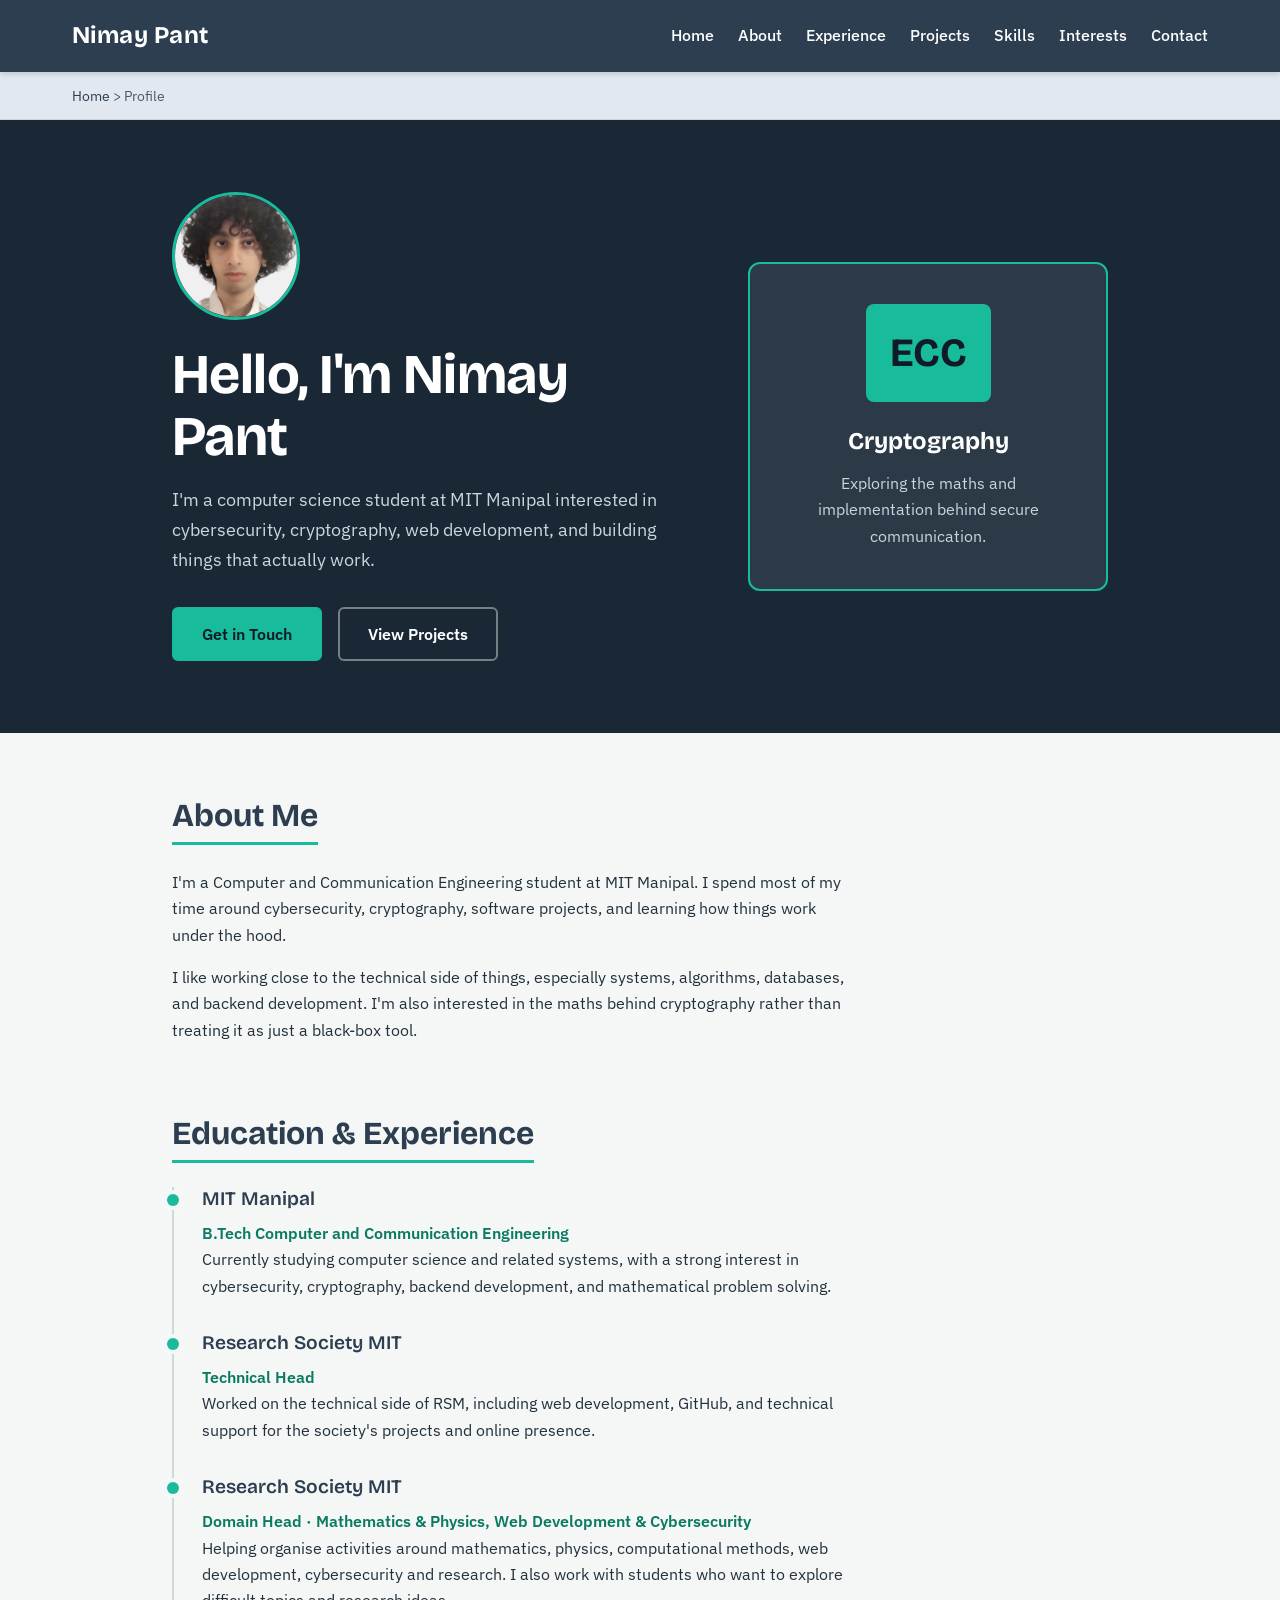
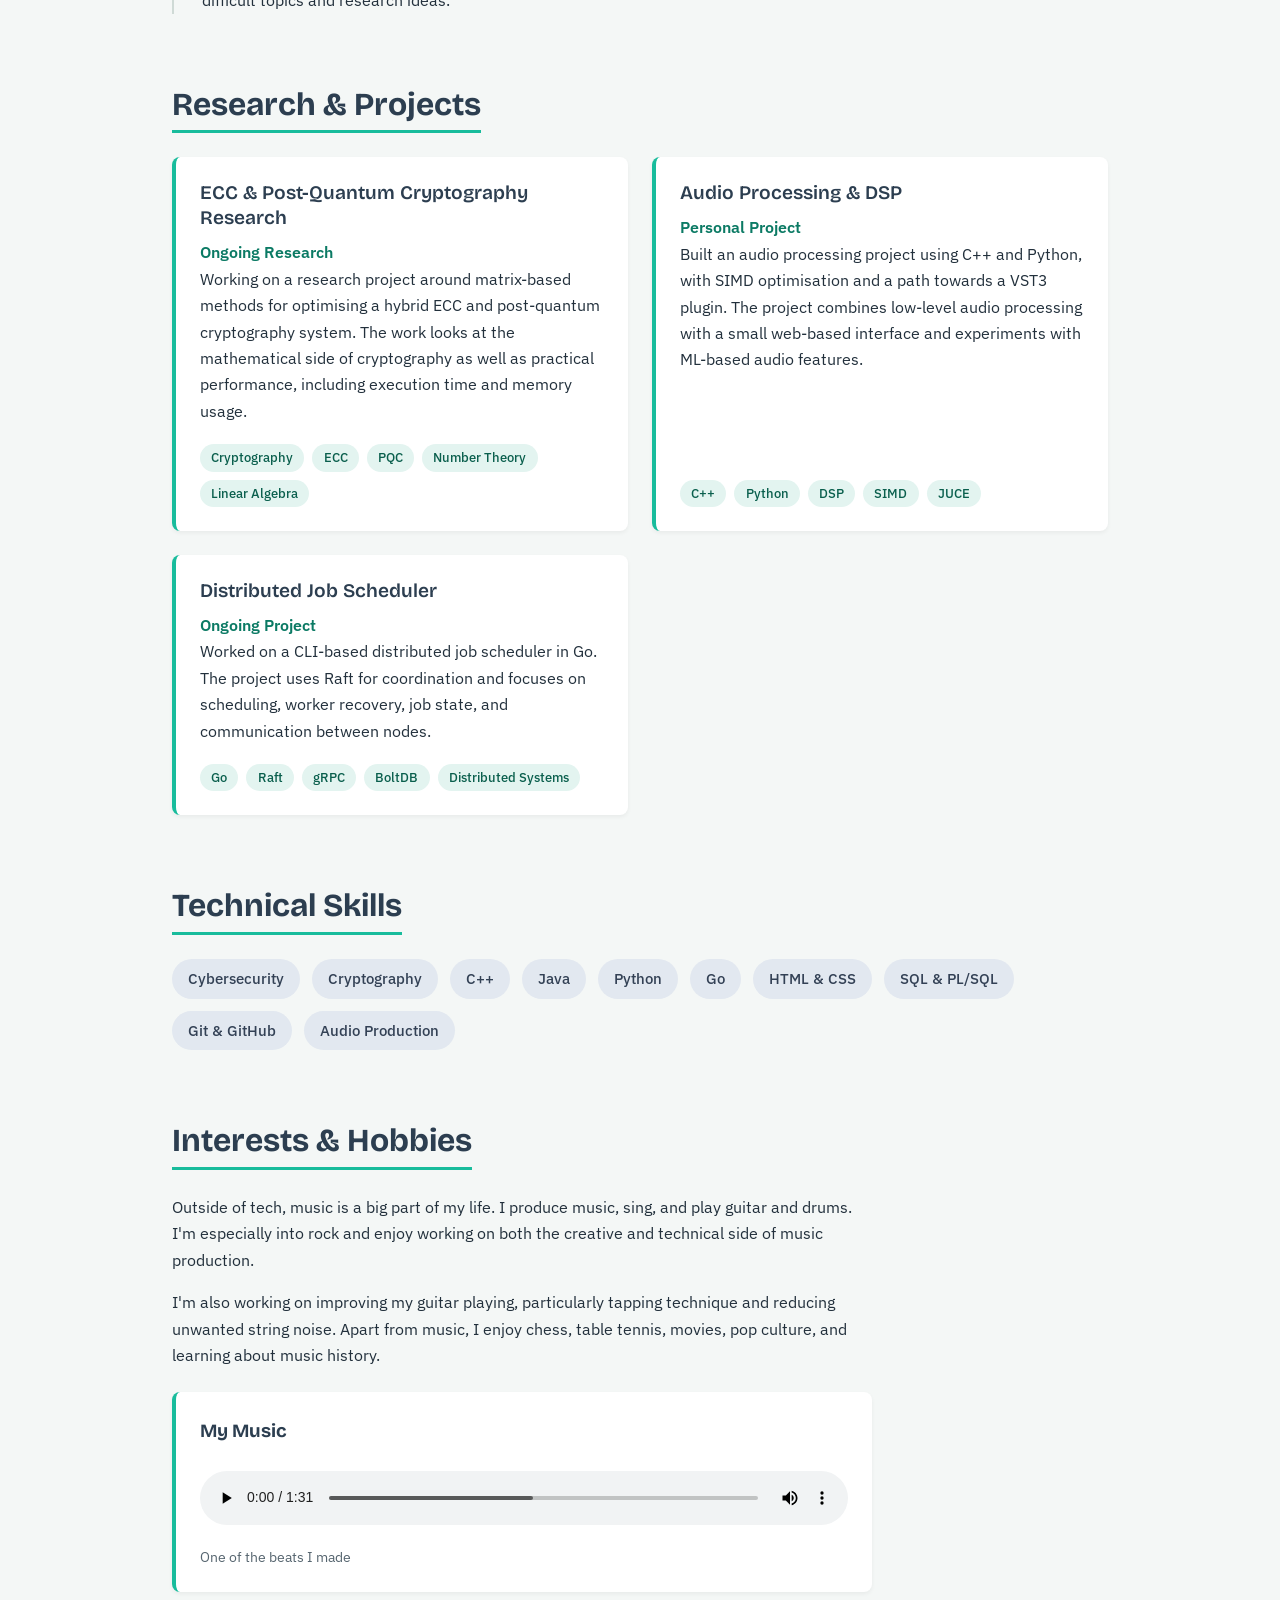
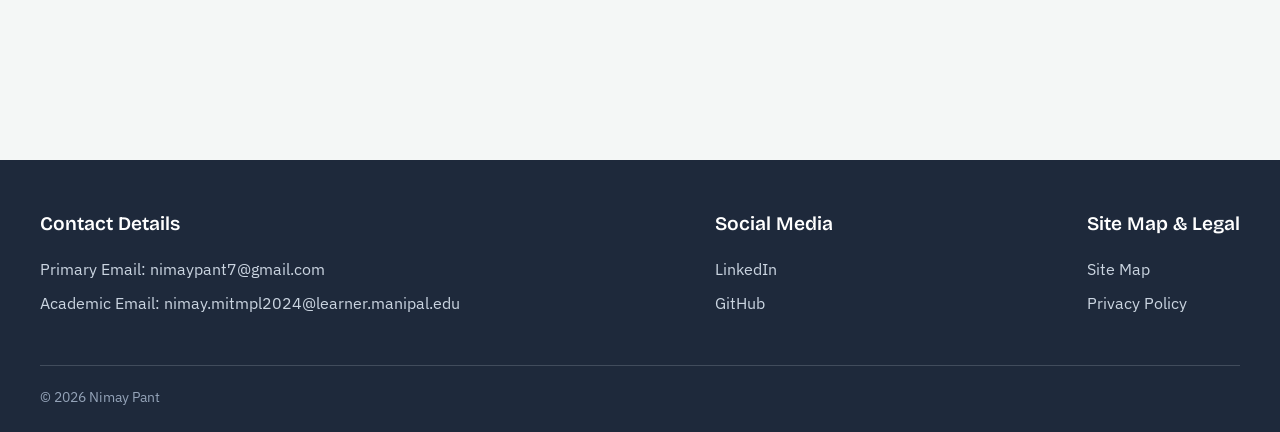
<file: index.html>
<!DOCTYPE html>
<html lang="en">
<head>
    <meta charset="UTF-8">
    <meta name="viewport" content="width=device-width, initial-scale=1.0">
    <meta name="description" content="Portfolio of Nimay Pant, a computer science student at MIT Manipal interested in cybersecurity, cryptography, web development and software projects.">
    <meta name="theme-color" content="#2c3e50">
    <title>Nimay Pant - Portfolio</title>

    <link rel="preconnect" href="https://fonts.googleapis.com">
    <link rel="preconnect" href="https://fonts.gstatic.com" crossorigin>
    <link href="https://fonts.googleapis.com/css2?family=Bricolage+Grotesque:opsz,wght@12..96,500..800&family=IBM+Plex+Sans:wght@400;500;600&display=swap" rel="stylesheet">

    <link rel="stylesheet" href="style.css">
</head>

<body>

<a class="skip-link" href="#about">Skip to content</a>

<header>
    <div class="nav-container">
        <div class="logo">Nimay Pant</div>

        <nav aria-label="Main">
            <ul>
                <li><a href="#home">Home</a></li>
                <li><a href="#about">About</a></li>
                <li><a href="#experience">Experience</a></li>
                <li><a href="#projects">Projects</a></li>
                <li><a href="#skills">Skills</a></li>
                <li><a href="#interests">Interests</a></li>
                <li><a href="#contact">Contact</a></li>
            </ul>
        </nav>
    </div>
</header>

<div class="breadcrumbs">
    <div class="breadcrumbs-container" aria-label="Breadcrumb">
        <a href="#home">Home</a> &gt;
        <span aria-current="page">Profile</span>
    </div>
</div>

<section id="home" class="hero">
    <div class="hero-inner">

        <div class="hero-text">
            <img src="nimay.png" alt="Nimay Pant" class="profile-img">

            <h1>Hello, I'm Nimay Pant</h1>

            <p class="intro">
                I'm a computer science student at MIT Manipal interested in
                cybersecurity, cryptography, web development, and building
                things that actually work.
            </p>

            <div class="hero-actions">
                <a href="#contact" class="btn">Get in Touch</a>
                <a href="#projects" class="btn btn-ghost">View Projects</a>
            </div>
        </div>

        <div class="hero-art">
            <div class="crypto-card">
                <div class="crypto-symbol">ECC</div>
                <h3>Cryptography</h3>
                <p>
                    Exploring the maths and implementation behind secure
                    communication.
                </p>
            </div>
        </div>

    </div>
</section>

<main id="main">

    <section id="about">
        <h2>About Me</h2>

        <p>
            I'm a Computer and Communication Engineering student at MIT
            Manipal. I spend most of my time around cybersecurity,
            cryptography, software projects, and learning how things work
            under the hood.
        </p>

        <p>
            I like working close to the technical side of things, especially
            systems, algorithms, databases, and backend development. I'm also
            interested in the maths behind cryptography rather than treating
            it as just a black-box tool.
        </p>
    </section>

    <section id="experience">
        <h2>Education &amp; Experience</h2>

        <div class="timeline">

            <div class="card">
                <h3>MIT Manipal</h3>

                <p>
                    <strong>
                        B.Tech Computer and Communication Engineering
                    </strong>
                    <br>
                    Currently studying computer science and related systems,
                    with a strong interest in cybersecurity, cryptography,
                    backend development, and mathematical problem solving.
                </p>
            </div>

            <div class="card">
                <h3>Research Society MIT</h3>

                <p>
                    <strong>
                        Technical Head 
                    </strong>
                    <br>
                    Worked on the technical side of RSM, including web
                    development, GitHub, and technical support for the
                    society's projects and online presence.
                </p>
            </div>

            <div class="card">
                <h3>Research Society MIT</h3>

                <p>
                    <strong>
                        Domain Head · Mathematics &amp; Physics, Web Development &amp; Cybersecurity
                    </strong>
                    <br>
                    Helping organise activities around mathematics, physics,
                    computational methods, web development, cybersecurity and research. I also work with
                    students who want to explore difficult topics and research
                    ideas.
                </p>
            </div>

        </div>
    </section>

    <section id="projects">
        <h2>Research &amp; Projects</h2>

        <div class="project-grid">

            <div class="card">
                <h3>ECC &amp; Post-Quantum Cryptography Research</h3>

                <p>
                    <strong>Ongoing Research</strong>
                    <br>
                    Working on a research project around matrix-based methods
                    for optimising a hybrid ECC and post-quantum cryptography
                    system. The work looks at the mathematical side of
                    cryptography as well as practical performance, including
                    execution time and memory usage.
                </p>

                <ul class="tags" aria-label="Topics">
                    <li>Cryptography</li>
                    <li>ECC</li>
                    <li>PQC</li>
                    <li>Number Theory</li>
                    <li>Linear Algebra</li>
                </ul>
            </div>

            <div class="card">
                <h3>Audio Processing &amp; DSP</h3>

                <p>
                    <strong>Personal Project</strong>
                    <br>
                    Built an audio processing project using C++ and Python,
                    with SIMD optimisation and a path towards a VST3 plugin.
                    The project combines low-level audio processing with a
                    small web-based interface and experiments with ML-based
                    audio features.
                </p>

                <ul class="tags" aria-label="Tools and topics">
                    <li>C++</li>
                    <li>Python</li>
                    <li>DSP</li>
                    <li>SIMD</li>
                    <li>JUCE</li>
                </ul>
            </div>

            <div class="card">
                <h3>Distributed Job Scheduler</h3>

                <p>
                    <strong>Ongoing Project</strong>
                    <br>
                    Worked on a CLI-based distributed job scheduler in Go.
                    The project uses Raft for coordination and focuses on
                    scheduling, worker recovery, job state, and communication
                    between nodes.
                </p>

                <ul class="tags" aria-label="Tools and topics">
                    <li>Go</li>
                    <li>Raft</li>
                    <li>gRPC</li>
                    <li>BoltDB</li>
                    <li>Distributed Systems</li>
                </ul>
            </div>

        </div>
    </section>

    <section id="skills">
        <h2>Technical Skills</h2>

        <div class="skills-grid">
            <span class="skill-tag">Cybersecurity</span>
            <span class="skill-tag">Cryptography</span>
            <span class="skill-tag">C++</span>
            <span class="skill-tag">Java</span>
            <span class="skill-tag">Python</span>
            <span class="skill-tag">Go</span>
            <span class="skill-tag">HTML &amp; CSS</span>
            <span class="skill-tag">SQL &amp; PL/SQL</span>
            <span class="skill-tag">Git &amp; GitHub</span>
            <span class="skill-tag">Audio Production</span>
        </div>
    </section>

    <section id="interests">
        <h2>Interests &amp; Hobbies</h2>

        <p>
            Outside of tech, music is a big part of my life. I produce music,
            sing, and play guitar and drums. I'm especially into rock and enjoy
            working on both the creative and technical side of music production.
        </p>

        <p>
            I'm also working on improving my guitar playing, particularly
            tapping technique and reducing unwanted string noise. Apart from
            music, I enjoy chess, table tennis, movies, pop culture, and
            learning about music history.
        </p>

        <div class="music-card">
            <h3>My Music</h3>

            <audio controls>
                <source src="badhiya.mp3" type="audio/mpeg">
                Your browser does not support the audio element.
            </audio>

            <p class="music-note">
                One of the beats I made
            </p>
        </div>
    </section>

</main>

<footer id="contact">

    <div class="footer-content">

        <div class="footer-section">
            <h4>Contact Details</h4>

            <p>
                Primary Email:
                <a href="mailto:nimaypant7@gmail.com">
                    nimaypant7@gmail.com
                </a>
            </p>

            <p>
                Academic Email:
                <a href="mailto:nimay.mitmpl2024@learner.manipal.edu">
                    nimay.mitmpl2024@learner.manipal.edu
                </a>
            </p>
        </div>

        <div class="footer-section">
            <h4>Social Media</h4>

            <ul>
                <li>
                    <a href="https://www.linkedin.com/in/nimay-pant-1b034831a/?isSelfProfile=true"
                       target="_blank"
                       rel="noopener noreferrer">
                        LinkedIn
                    </a>
                </li>

                <li>
                    <a href="https://github.com/NimayPant"
                       target="_blank"
                       rel="noopener noreferrer">
                        GitHub
                    </a>
                </li>
            </ul>
        </div>

        <div class="footer-section">
            <h4>Site Map &amp; Legal</h4>

            <ul>
                <li>
                    <a href="sitemap.html">
                        Site Map
                    </a>
                </li>

                <li>
                    <a href="privacy.html">
                        Privacy Policy
                    </a>
                </li>
            </ul>
        </div>

    </div>

    <p class="footer-bottom">
        &copy; 2026 Nimay Pant
    </p>

</footer>

</body>
</html>
</file>
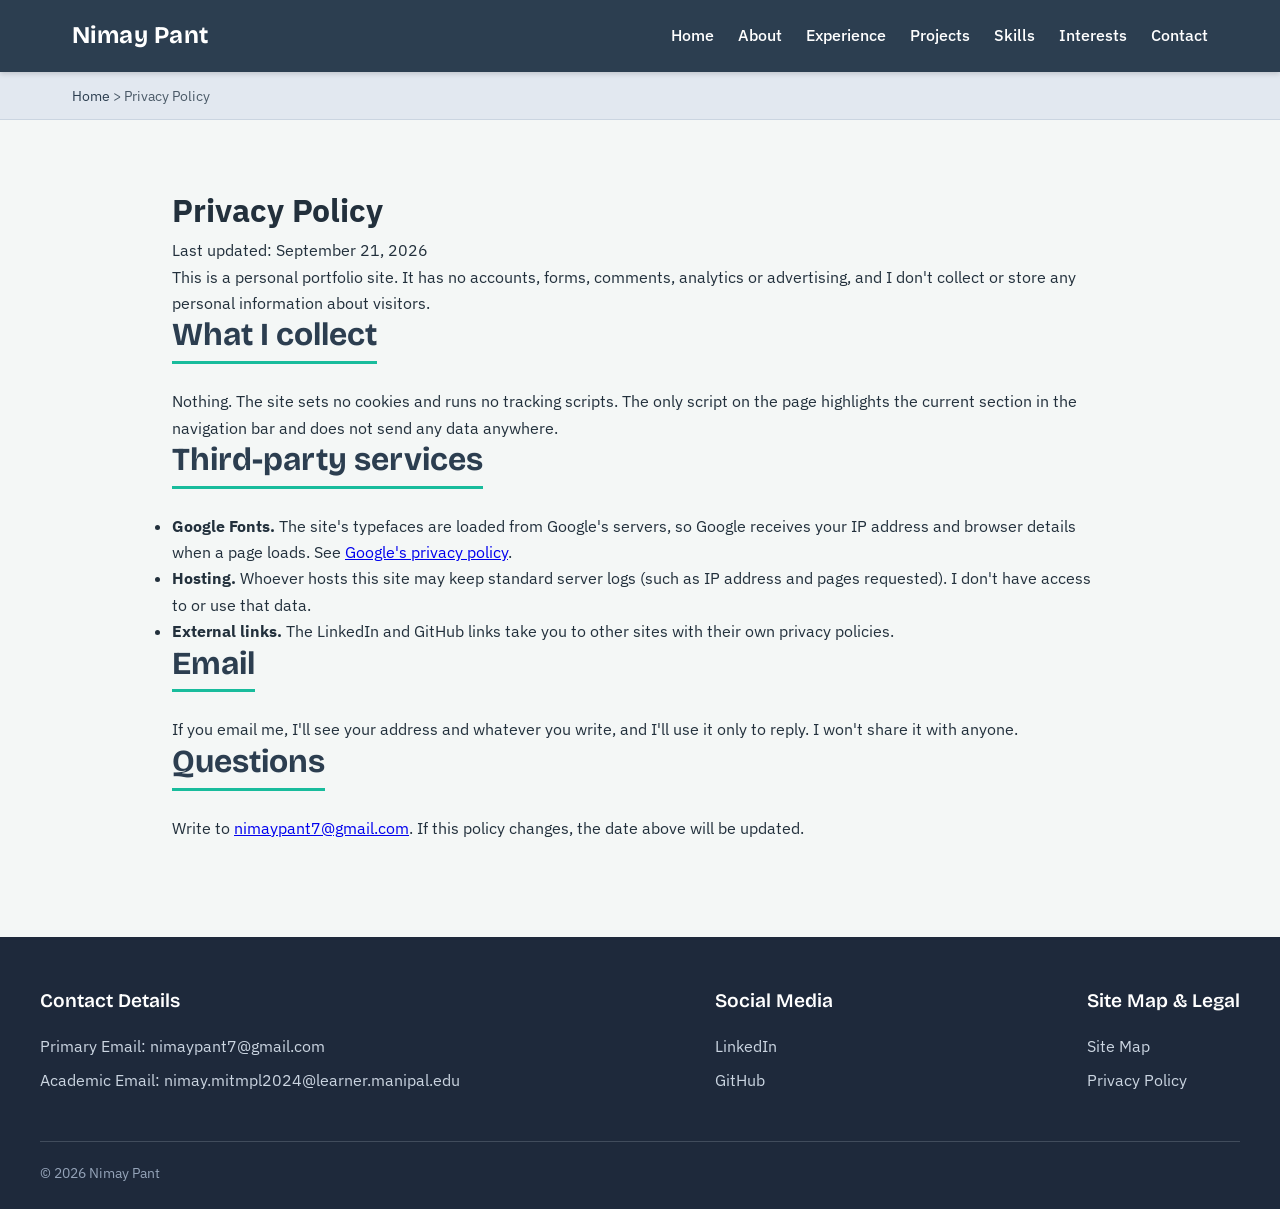
<file: privacy.html>
<!DOCTYPE html>
<html lang="en">
<head>
<meta charset="UTF-8">
<meta name="viewport" content="width=device-width, initial-scale=1.0">
<meta name="description" content="How this portfolio site handles visitor data.">
<meta name="theme-color" content="#2c3e50">
<title>Privacy Policy - Nimay Pant</title>

<link rel="preconnect" href="https://fonts.googleapis.com">
<link rel="preconnect" href="https://fonts.gstatic.com" crossorigin>
<link href="https://fonts.googleapis.com/css2?family=Bricolage+Grotesque:opsz,wght@12..96,500..800&family=IBM+Plex+Sans:wght@400;500;600&display=swap" rel="stylesheet">
<link rel="stylesheet" href="style.css">
</head>
<body>

<a class="skip-link" href="#content">Skip to content</a>

<header>
    <div class="nav-container">
        <div class="logo">Nimay Pant</div>

        <nav aria-label="Main">
            <ul>
                <li><a href="index.html#home">Home</a></li>
                <li><a href="index.html#about">About</a></li>
                <li><a href="index.html#experience">Experience</a></li>
                <li><a href="index.html#projects">Projects</a></li>
                <li><a href="index.html#skills">Skills</a></li>
                <li><a href="index.html#interests">Interests</a></li>
                <li><a href="index.html#contact">Contact</a></li>
            </ul>
        </nav>
    </div>
</header>

<div class="breadcrumbs">
    <div class="breadcrumbs-container" aria-label="Breadcrumb">
        <a href="index.html#home">Home</a> &gt; <span aria-current="page">Privacy Policy</span>
    </div>
</div>

<main id="content" class="doc">
    <h1>Privacy Policy</h1>
    <p class="meta">Last updated: September 21, 2026</p>

    <p>This is a personal portfolio site. It has no accounts, forms, comments, analytics or advertising, and I don't collect or store any personal information about visitors.</p>

    <h2>What I collect</h2>
    <p>Nothing. The site sets no cookies and runs no tracking scripts. The only script on the page highlights the current section in the navigation bar and does not send any data anywhere.</p>

    <h2>Third-party services</h2>
    <ul>
        <li><strong>Google Fonts.</strong> The site's typefaces are loaded from Google's servers, so Google receives your IP address and browser details when a page loads. See <a href="https://policies.google.com/privacy" target="_blank" rel="noopener noreferrer">Google's privacy policy</a>.</li>
        <li><strong>Hosting.</strong> Whoever hosts this site may keep standard server logs (such as IP address and pages requested). I don't have access to or use that data.</li>
        <li><strong>External links.</strong> The LinkedIn and GitHub links take you to other sites with their own privacy policies.</li>
    </ul>

    <h2>Email</h2>
    <p>If you email me, I'll see your address and whatever you write, and I'll use it only to reply. I won't share it with anyone.</p>

    <h2>Questions</h2>
    <p>Write to <a href="mailto:nimaypant7@gmail.com">nimaypant7@gmail.com</a>. If this policy changes, the date above will be updated.</p>
</main>

<footer id="contact">
    <div class="footer-content">
        <div class="footer-section">
            <h4>Contact Details</h4>
            <p>Primary Email: <a href="mailto:nimaypant7@gmail.com">nimaypant7@gmail.com</a></p>
            <p>Academic Email: <a href="mailto:nimay.mitmpl2024@learner.manipal.edu">nimay.mitmpl2024@learner.manipal.edu</a></p>
        </div>
        <div class="footer-section">
            <h4>Social Media</h4>
            <ul>
                <li><a href="https://linkedin.com/in/nimay-pant" target="_blank" rel="noopener noreferrer">LinkedIn</a></li>
                <li><a href="https://github.com/NimayPant" target="_blank" rel="noopener noreferrer">GitHub</a></li>
            </ul>
        </div>
        <div class="footer-section">
            <h4>Site Map &amp; Legal</h4>
            <ul>
                <li><a href="sitemap.html">Site Map</a></li>
                <li><a href="privacy.html">Privacy Policy</a></li>
            </ul>
        </div>
    </div>
    <p class="footer-bottom">&copy; 2026 Nimay Pant</p>
</footer>

</body>
</html>
</file>
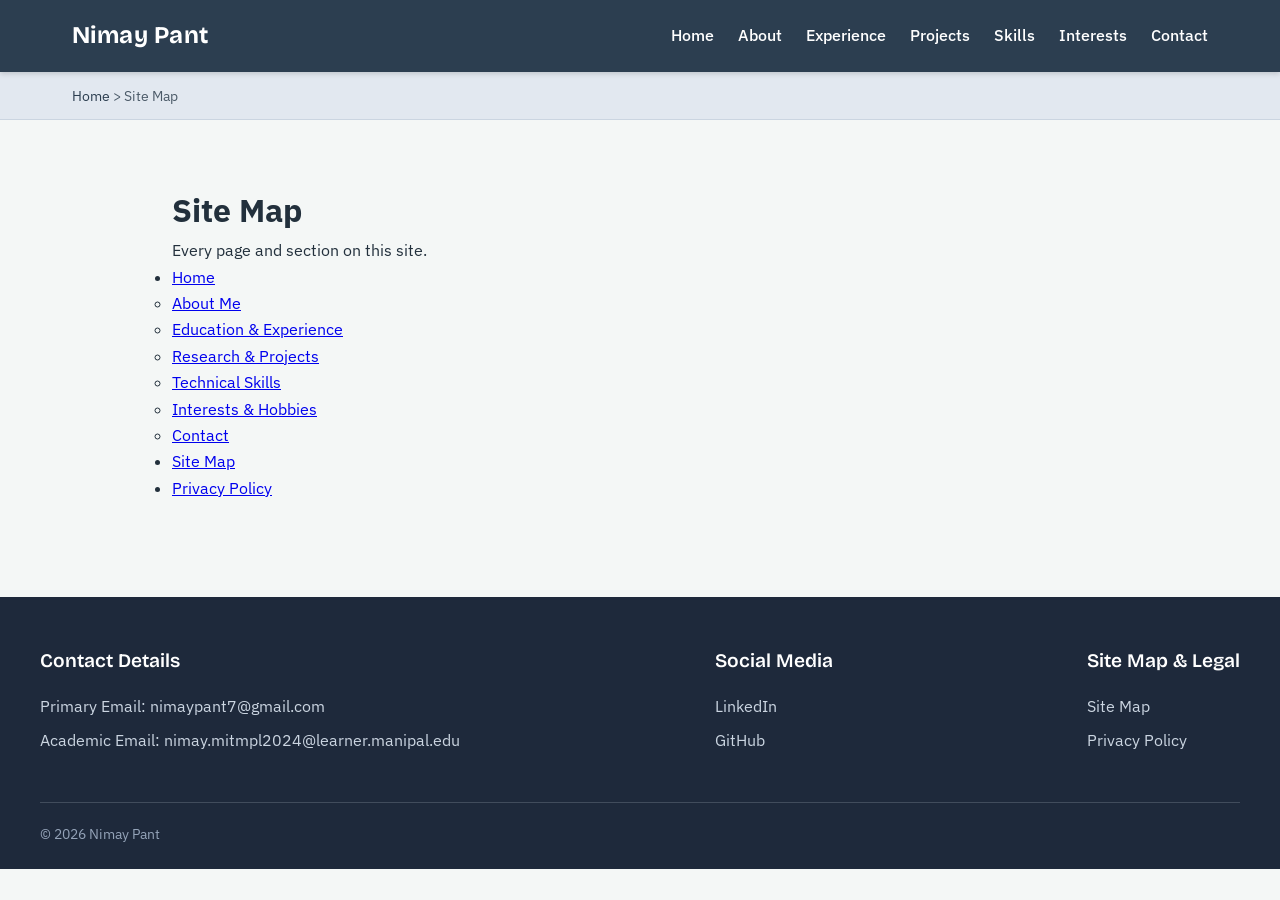
<file: sitemap.html>
<!DOCTYPE html>
<html lang="en">
<head>
<meta charset="UTF-8">
<meta name="viewport" content="width=device-width, initial-scale=1.0">
<meta name="description" content="All pages and sections of Nimay Pant's portfolio.">
<meta name="theme-color" content="#2c3e50">
<title>Site Map - Nimay Pant</title>

<link rel="preconnect" href="https://fonts.googleapis.com">
<link rel="preconnect" href="https://fonts.gstatic.com" crossorigin>
<link href="https://fonts.googleapis.com/css2?family=Bricolage+Grotesque:opsz,wght@12..96,500..800&family=IBM+Plex+Sans:wght@400;500;600&display=swap" rel="stylesheet">
<link rel="stylesheet" href="style.css">
</head>
<body>

<a class="skip-link" href="#content">Skip to content</a>

<header>
    <div class="nav-container">
        <div class="logo">Nimay Pant</div>

        <nav aria-label="Main">
            <ul>
                <li><a href="index.html#home">Home</a></li>
                <li><a href="index.html#about">About</a></li>
                <li><a href="index.html#experience">Experience</a></li>
                <li><a href="index.html#projects">Projects</a></li>
                <li><a href="index.html#skills">Skills</a></li>
                <li><a href="index.html#interests">Interests</a></li>
                <li><a href="index.html#contact">Contact</a></li>
            </ul>
        </nav>
    </div>
</header>

<div class="breadcrumbs">
    <div class="breadcrumbs-container" aria-label="Breadcrumb">
        <a href="index.html#home">Home</a> &gt; <span aria-current="page">Site Map</span>
    </div>
</div>

<main id="content" class="doc">
    <h1>Site Map</h1>
    <p class="meta">Every page and section on this site.</p>

    <ul class="sitemap">
        <li><a href="index.html#home">Home</a>
            <ul>
                <li><a href="index.html#about">About Me</a></li>
                <li><a href="index.html#experience">Education &amp; Experience</a></li>
                <li><a href="index.html#projects">Research &amp; Projects</a></li>
                <li><a href="index.html#skills">Technical Skills</a></li>
                <li><a href="index.html#interests">Interests &amp; Hobbies</a></li>
                <li><a href="index.html#contact">Contact</a></li>
            </ul>
        </li>
        <li><a href="sitemap.html">Site Map</a></li>
        <li><a href="privacy.html">Privacy Policy</a></li>
    </ul>
</main>

<footer id="contact">
    <div class="footer-content">
        <div class="footer-section">
            <h4>Contact Details</h4>
            <p>Primary Email: <a href="mailto:nimaypant7@gmail.com">nimaypant7@gmail.com</a></p>
            <p>Academic Email: <a href="mailto:nimay.mitmpl2024@learner.manipal.edu">nimay.mitmpl2024@learner.manipal.edu</a></p>
        </div>
        <div class="footer-section">
            <h4>Social Media</h4>
            <ul>
                <li><a href="https://linkedin.com/in/nimay-pant" target="_blank" rel="noopener noreferrer">LinkedIn</a></li>
                <li><a href="https://github.com/NimayPant" target="_blank" rel="noopener noreferrer">GitHub</a></li>
            </ul>
        </div>
        <div class="footer-section">
            <h4>Site Map &amp; Legal</h4>
            <ul>
                <li><a href="sitemap.html">Site Map</a></li>
                <li><a href="privacy.html">Privacy Policy</a></li>
            </ul>
        </div>
    </div>
    <p class="footer-bottom">&copy; 2026 Nimay Pant</p>
</footer>

</body>
</html>
</file>
<file: style.css>
:root {
    --ink: #22303c;
    --muted: #56656f;
    --slate: #2c3e50;
    --slate-deep: #1a2836;
    --footer: #1e293b;
    --teal: #18bc9c;
    --teal-text: #0b7a64;
    --teal-tint: #e3f4f0;
    --teal-tint-text: #0a5f4d;
    --bg: #f4f7f6;
    --surface: #ffffff;
    --line: #cfdad6;
    --chip: #e2e8f0;

    --font-body:
        'IBM Plex Sans',
        'Segoe UI',
        Tahoma,
        Geneva,
        Verdana,
        sans-serif;

    --font-display:
        'Bricolage Grotesque',
        'IBM Plex Sans',
        'Segoe UI',
        sans-serif;
}

* {
    margin: 0;
    padding: 0;
    box-sizing: border-box;
}

html {
    scroll-behavior: smooth;
    scroll-padding-top: 5.5rem;
}

body {
    background-color: var(--bg);
    color: var(--ink);
    font-family: var(--font-body);
    line-height: 1.65;
    -webkit-font-smoothing: antialiased;
}

::selection {
    background: var(--teal);
    color: #0f1c27;
}

:focus-visible {
    outline: 3px solid var(--teal-text);
    outline-offset: 3px;
    border-radius: 2px;
}

.skip-link {
    position: absolute;
    left: 1rem;
    top: -4rem;
    background: var(--teal);
    color: #0f1c27;
    padding: 0.6rem 1rem;
    font-weight: 600;
    border-radius: 0 0 6px 6px;
    text-decoration: none;
    z-index: 2000;
}

.skip-link:focus {
    top: 0;
}

header {
    background-color: var(--slate);
    color: #fff;
    position: sticky;
    top: 0;
    z-index: 1000;
    box-shadow: 0 2px 5px rgba(0, 0, 0, 0.15);
}

.nav-container {
    max-width: 1200px;
    margin: 0 auto;
    padding: 1rem 2rem;
    display: flex;
    justify-content: space-between;
    align-items: center;
    flex-wrap: wrap;
    gap: 1rem;
}

.logo {
    font-family: var(--font-display);
    font-size: 1.5rem;
    font-weight: 700;
    letter-spacing: 0.02em;
}

nav ul {
    list-style: none;
    display: flex;
    gap: 1.5rem;
}

nav a {
    display: block;
    color: #fff;
    text-decoration: none;
    font-weight: 500;
    padding: 0.25rem 0;
    border-bottom: 2px solid transparent;
    transition: color 0.2s, border-color 0.2s;
}

nav a:hover {
    color: var(--teal);
}

.breadcrumbs {
    background-color: #e2e8f0;
    padding: 0.75rem 0;
    border-bottom: 1px solid #cbd5e1;
}

.breadcrumbs-container {
    max-width: 1200px;
    margin: 0 auto;
    padding: 0 2rem;
    font-size: 0.9rem;
    color: #4b5a68;
}

.breadcrumbs a {
    color: var(--slate);
    text-decoration: none;
}

.breadcrumbs a:hover {
    text-decoration: underline;
}

.hero {
    background-color: var(--slate-deep);
    color: #fff;
    padding: 4.5rem 0;
    margin-bottom: 0;
    overflow: hidden;
}

.hero-inner {
    max-width: 1000px;
    margin: 0 auto;
    padding: 0 2rem;
    display: grid;
    grid-template-columns: minmax(0, 1.1fr) minmax(0, 0.9fr);
    gap: 3rem;
    align-items: center;
}

.profile-img {
    display: block;
    width: 128px;
    height: 128px;
    border-radius: 50%;
    object-fit: cover;
    margin-bottom: 1.5rem;
    border: 3px solid var(--teal);
}

.hero h1 {
    font-family: var(--font-display);
    font-size: clamp(2.25rem, 5vw, 3.5rem);
    font-weight: 700;
    line-height: 1.1;
    letter-spacing: -0.01em;
    margin-bottom: 1rem;
    color: #fff;
}

.hero .intro {
    font-size: 1.15rem;
    color: #c9d6df;
    margin-bottom: 2rem;
    max-width: 34rem;
}

.hero-actions {
    display: flex;
    flex-wrap: wrap;
    gap: 1rem;
}

.btn {
    display: inline-block;
    background-color: var(--teal);
    color: #0f1c27;
    padding: 0.75rem 1.75rem;
    text-decoration: none;
    border: 2px solid var(--teal);
    border-radius: 6px;
    font-weight: 600;
    transition: background-color 0.2s, border-color 0.2s, transform 0.2s;
}

.btn:hover {
    background-color: #3fd0b3;
    border-color: #3fd0b3;
    transform: translateY(-2px);
}

.btn-ghost {
    background-color: transparent;
    color: #fff;
    border-color: rgba(255, 255, 255, 0.4);
}

.btn-ghost:hover {
    background-color: transparent;
    border-color: var(--teal);
    color: var(--teal);
}

.crypto-card {
    background: rgba(255, 255, 255, 0.08);
    border: 2px solid var(--teal);
    border-radius: 12px;
    padding: 2.5rem;
    max-width: 360px;
    margin-left: auto;
    text-align: center;
}

.crypto-symbol {
    display: inline-block;
    background: var(--teal);
    color: #0f1c27;
    font-family: var(--font-display);
    font-size: 2.5rem;
    font-weight: 700;
    padding: 1rem 1.5rem;
    border-radius: 8px;
    margin-bottom: 1.25rem;
}

.crypto-card h3 {
    font-family: var(--font-display);
    font-size: 1.5rem;
    margin-bottom: 0.5rem;
}

.crypto-card p {
    color: #c9d6df;
}

main {
    max-width: 1000px;
    margin: 0 auto;
    padding: 4rem 2rem 2rem;
}

section {
    margin-bottom: 4.5rem;
}

h2 {
    font-family: var(--font-display);
    font-size: clamp(1.6rem, 3vw, 2rem);
    font-weight: 700;
    line-height: 1.2;
    margin-bottom: 1.5rem;
    color: var(--slate);
    border-bottom: 3px solid var(--teal);
    display: inline-block;
    padding-bottom: 0.4rem;
}

#about p,
#interests p {
    max-width: 68ch;
}

#about p + p,
#interests p + p {
    margin-top: 1rem;
}

.card {
    background: var(--surface);
    padding: 1.5rem;
    border-radius: 8px;
    box-shadow: 0 2px 4px rgba(0, 0, 0, 0.05);
    margin-bottom: 1.5rem;
    border-left: 4px solid var(--teal);
}

.card h3 {
    font-family: var(--font-display);
    font-size: 1.2rem;
    font-weight: 600;
    line-height: 1.3;
    margin-bottom: 0.5rem;
    color: var(--slate);
}

.card strong {
    color: var(--teal-text);
    font-weight: 600;
}

.timeline {
    position: relative;
    padding-left: 1.75rem;
    border-left: 2px solid var(--line);
    max-width: 68ch;
}

.timeline .card {
    position: relative;
    background: none;
    box-shadow: none;
    border-left: 0;
    border-radius: 0;
    padding: 0 0 2rem;
    margin-bottom: 0;
}

.timeline .card:last-child {
    padding-bottom: 0;
}

.timeline .card::before {
    content: "";
    position: absolute;
    left: calc(-1.75rem - 7px);
    top: 0.45rem;
    width: 12px;
    height: 12px;
    border-radius: 50%;
    background: var(--teal);
    box-shadow: 0 0 0 4px var(--bg);
}

.project-grid {
    display: grid;
    grid-template-columns: repeat(auto-fit, minmax(min(100%, 300px), 1fr));
    gap: 1.5rem;
}

.project-grid .card {
    margin-bottom: 0;
    display: flex;
    flex-direction: column;
}

.tags {
    list-style: none;
    display: flex;
    flex-wrap: wrap;
    gap: 0.5rem;
    margin-top: auto;
    padding-top: 1.25rem;
}

.tags li {
    background: var(--teal-tint);
    color: var(--teal-tint-text);
    font-size: 0.8rem;
    font-weight: 500;
    padding: 0.2rem 0.7rem;
    border-radius: 999px;
}

.skills-grid {
    display: flex;
    flex-wrap: wrap;
    gap: 0.75rem;
}

.skill-tag {
    background-color: var(--chip);
    color: #334155;
    padding: 0.45rem 1rem;
    border-radius: 20px;
    font-weight: 500;
    font-size: 0.95rem;
}

.music-card {
    background: var(--surface);
    padding: 1.5rem;
    border-radius: 8px;
    border-left: 4px solid var(--teal);
    box-shadow: 0 2px 4px rgba(0, 0, 0, 0.05);
    max-width: 700px;
    margin-top: 1.5rem;
}

.music-card h3 {
    font-family: var(--font-display);
    color: var(--slate);
    margin-bottom: 0.5rem;
}

.music-card audio {
    width: 100%;
    margin-top: 1rem;
}

.music-note {
    margin-top: 0.75rem;
    font-size: 0.9rem;
    color: var(--muted);
}

footer {
    background-color: var(--footer);
    color: #cbd5e1;
    padding: 3rem 2rem 1.5rem;
    margin-top: 4rem;
}

.footer-content {
    max-width: 1200px;
    margin: 0 auto;
    display: flex;
    justify-content: space-between;
    flex-wrap: wrap;
    gap: 2rem;
}

.footer-section h4 {
    font-family: var(--font-display);
    color: #fff;
    margin-bottom: 1rem;
    font-size: 1.2rem;
    font-weight: 600;
}

.footer-section ul {
    list-style: none;
}

.footer-section ul li {
    margin-bottom: 0.5rem;
}

.footer-section p {
    margin-bottom: 0.5rem;
    overflow-wrap: anywhere;
}

.footer-section a {
    color: #cbd5e1;
    text-decoration: none;
    transition: color 0.2s;
}

.footer-section a:hover {
    color: var(--teal);
    text-decoration: underline;
}

.footer-bottom {
    max-width: 1200px;
    margin: 2.5rem auto 0;
    padding-top: 1.25rem;
    border-top: 1px solid rgba(203, 213, 225, 0.2);
    font-size: 0.85rem;
    color: #94a3b8;
}

@media (max-width: 860px) {
    .hero {
        padding: 3rem 0;
    }

    .hero-inner {
        grid-template-columns: 1fr;
        gap: 2.5rem;
    }

    .crypto-card {
        max-width: 360px;
        margin-left: 0;
    }
}

@media (max-width: 768px) {
    html {
        scroll-padding-top: 7.5rem;
    }

    .nav-container {
        flex-direction: column;
        flex-wrap: nowrap;
        align-items: stretch;
        padding: 0.75rem 1rem;
        gap: 0.4rem;
    }

    .logo {
        font-size: 1.25rem;
    }

    nav {
        min-width: 0;
        overflow-x: auto;
        scrollbar-width: none;
    }

    nav::-webkit-scrollbar {
        display: none;
    }

    nav ul {
        gap: 1.25rem;
        white-space: nowrap;
    }

    .breadcrumbs-container {
        padding: 0 1rem;
    }

    .hero-inner,
    main {
        padding-left: 1rem;
        padding-right: 1rem;
    }

    main {
        padding-top: 3rem;
    }

    footer {
        padding: 2.5rem 1rem 1.5rem;
    }

    .footer-content {
        flex-direction: column;
    }
}
</file>
